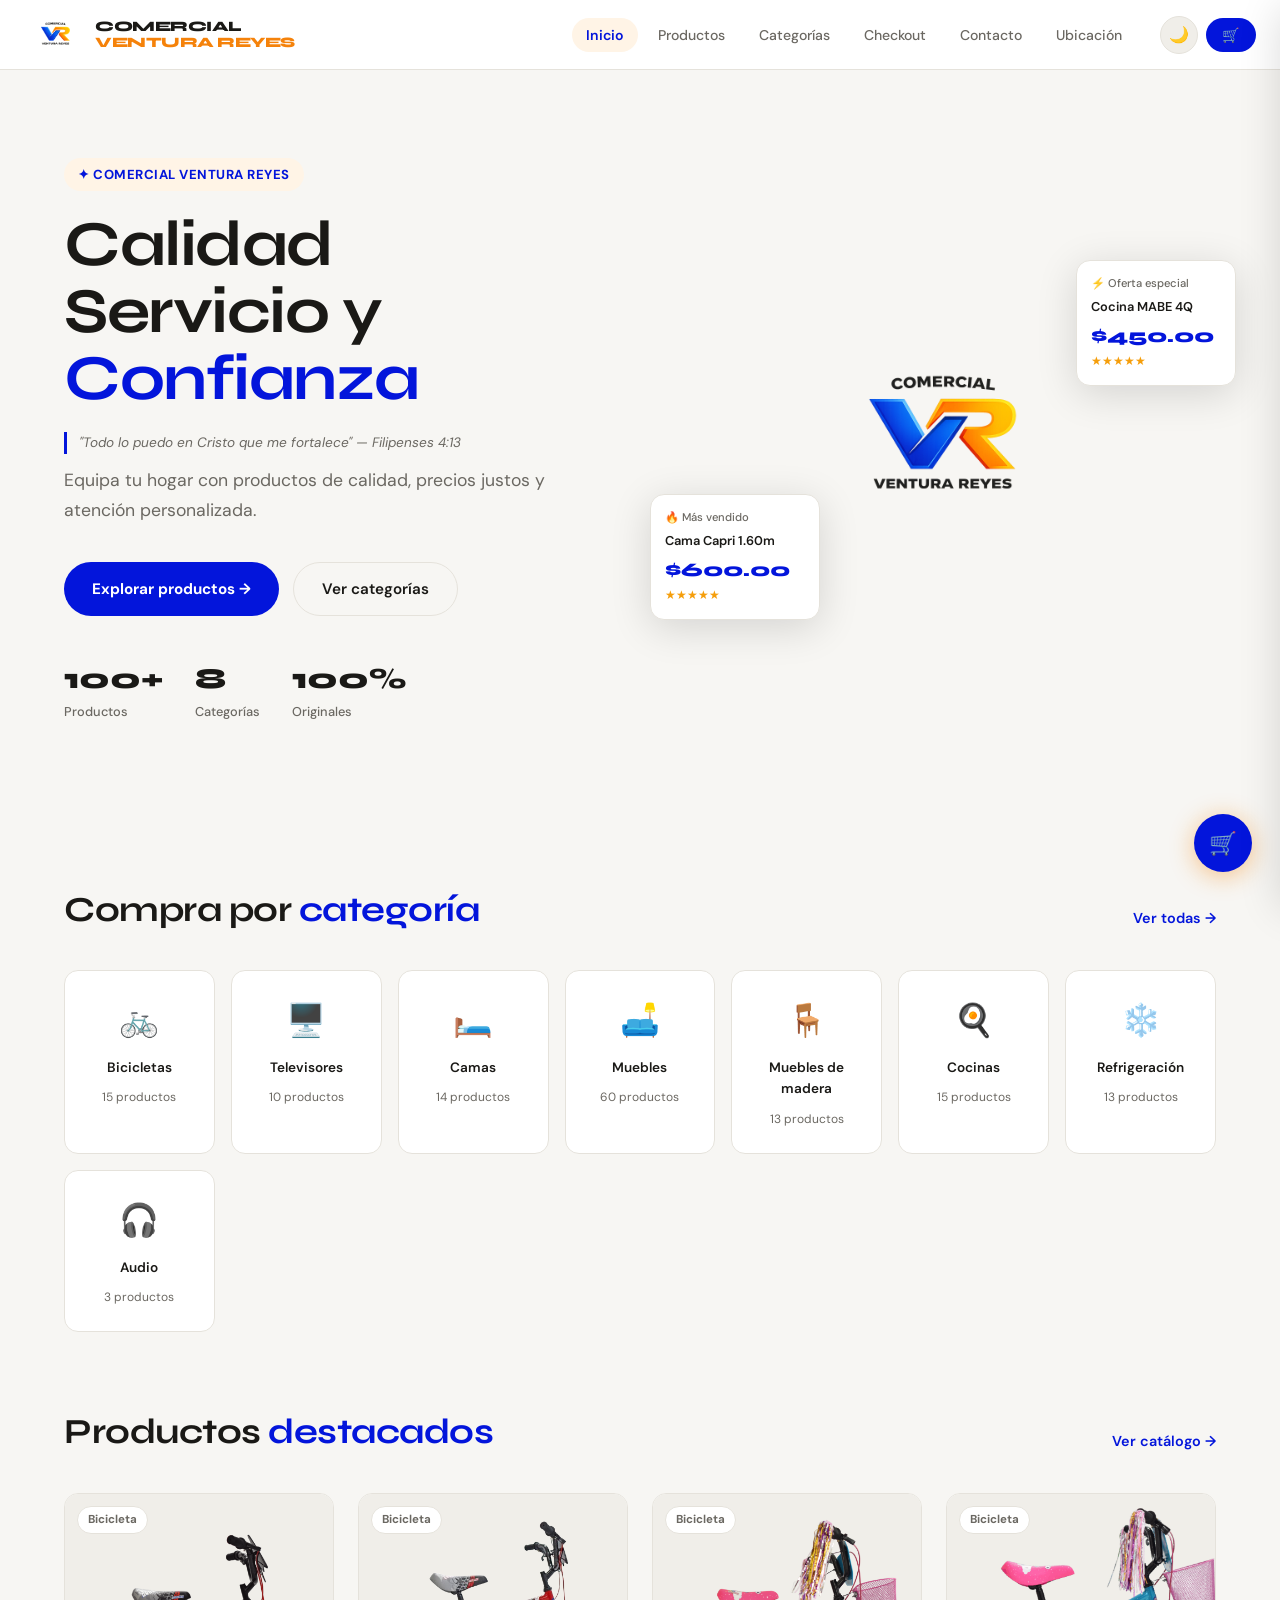
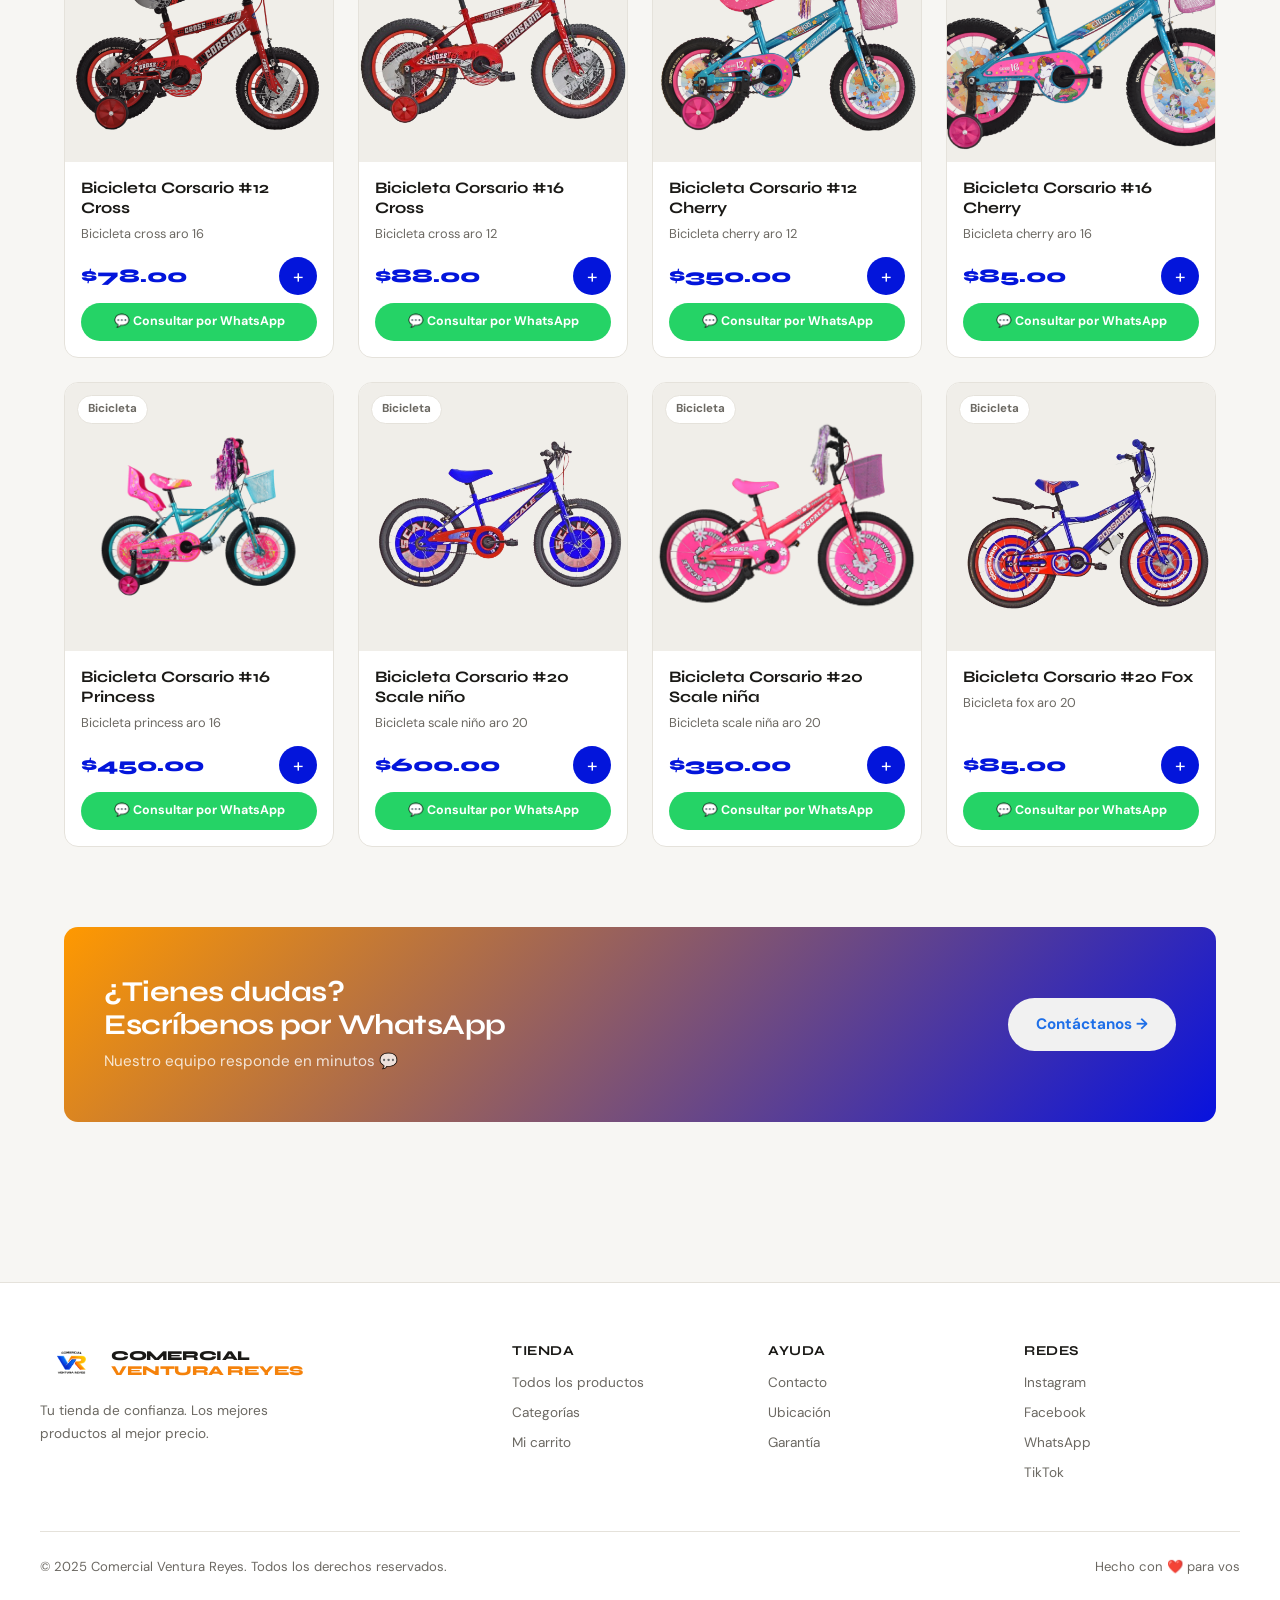
<file: index.html>
<!DOCTYPE html>
<html lang="es">
<head>
  <meta charset="UTF-8">
  <meta name="viewport" content="width=device-width, initial-scale=1.0">
  <title>Comercial Ventura Reyes — Tecnología Premium</title>
  <link rel="stylesheet" href="styles.css">
  <style>
    .btn-wa-card {
      display: flex; align-items: center; justify-content: center; gap: 6px;
      width: 100%; padding: 9px 12px;
      border-radius: 50px; background: #25D366;
      color: white; font-size: 0.78rem; font-weight: 700;
      border: none; cursor: pointer;
      transition: all 200ms; margin-top: 8px;
      text-decoration: none;
    }
    .btn-wa-card:hover { background: #1ebe5a; transform: translateY(-1px); }
    .product-img-wrap { cursor: pointer; }
    .product-name { cursor: pointer; }
    .product-name:hover { color: var(--accent); }
  </style>
</head>
<body>

<main>

  <!-- ── HERO ── -->
  <section class="hero">
    <div class="hero-content fade-up">
      <div class="hero-badge">✦ Comercial Ventura Reyes</div>
      <h1>Calidad<br>Servicio y <em>Confianza</em></h1>
      <p style="font-size:0.85rem;color:var(--text2);font-style:italic;margin-bottom:12px;border-left:3px solid var(--accent);padding-left:12px;">
        "Todo lo puedo en Cristo que me fortalece" — Filipenses 4:13
      </p>
      <p class="hero-desc">Equipa tu hogar con productos de calidad, precios justos y atención personalizada.</p>
      <div class="hero-ctas">
        <a href="productos.html" class="btn-primary">Explorar productos →</a>
        <a href="categorias.html" class="btn-secondary">Ver categorías</a>
      </div>
      <div class="hero-stats">
        <div class="stat">
          <div class="stat-num">100+</div>
          <div class="stat-label">Productos</div>
        </div>
        <div class="stat">
          <div class="stat-num">8</div>
          <div class="stat-label">Categorías</div>
        </div>
        <div class="stat">
          <div class="stat-num">100%</div>
          <div class="stat-label">Originales</div>
        </div>
      </div>
    </div>
    <div class="hero-visual fade-up fade-up-2">
      <img src="LogoNegro.PNG" alt="Comercial Ventura Reyes" class="hero-img-main logo-claro" style="object-fit:contain;background:transparent;">
      <img src="LogoBlancoo.PNG" alt="Comercial Ventura Reyes" class="hero-img-main logo-oscuro" style="object-fit:contain;background:transparent;">
      <div class="hero-card card-1">
        <div class="hc-label">🔥 Más vendido</div>
        <div class="hc-name">Cama Capri 1.60m</div>
        <div class="hc-price">$600.00</div>
        <div class="hc-stars">★★★★★</div>
      </div>
      <div class="hero-card card-2">
        <div class="hc-label">⚡ Oferta especial</div>
        <div class="hc-name">Cocina MABE 4Q</div>
        <div class="hc-price">$450.00</div>
        <div class="hc-stars">★★★★★</div>
      </div>
    </div>
  </section>

  <!-- ── CATEGORÍAS ── -->
  <section class="section">
    <div class="section-header">
      <h2 class="section-title">Compra por <span>categoría</span></h2>
      <a href="categorias.html" class="section-link">Ver todas →</a>
    </div>
    <div class="cat-grid" id="home-cat-grid"></div>
  </section>

  <!-- ── PRODUCTOS DESTACADOS ── -->
  <section class="section" style="padding-top:0">
    <div class="section-header">
      <h2 class="section-title">Productos <span>destacados</span></h2>
      <a href="productos.html" class="section-link">Ver catálogo →</a>
    </div>
    <div class="product-grid" id="home-product-grid"></div>
  </section>

  <!-- ── BANNER ── -->
  <section class="section" style="padding-top:0">
    <div style="background:linear-gradient(135deg,#ff9900,#0812de);border-radius:var(--radius);padding:48px 40px;display:flex;align-items:center;justify-content:space-between;flex-wrap:wrap;gap:24px;">
      <div>
        <h2 style="font-family:var(--font-head);color:white;font-size:1.8rem;letter-spacing:-0.5px;margin-bottom:8px;">¿Tienes dudas?<br>Escríbenos por WhatsApp</h2>
        <p style="color:rgba(255,255,255,.8);font-size:.95rem;">Nuestro equipo responde en minutos 💬</p>
      </div>
      <a href="contacto.html" style="padding:14px 28px;border-radius:50px;background:rgb(241,241,241);color:#1E6FE8;font-weight:700;font-size:.95rem;transition:all 200ms;white-space:nowrap;" onmouseover="this.style.transform='translateY(-2px)'" onmouseout="this.style.transform=''">Contáctanos →</a>
    </div>
  </section>

</main>

<script src="script.js"></script>
<script src="layout.js"></script>
<script>
  // Renderizar categorías
  const catGrid = document.getElementById("home-cat-grid");
  CATEGORIES.forEach(cat => {
    const count = PRODUCTS.filter(p => p.category === cat.id).length;
    catGrid.innerHTML += `
      <div class="cat-card fade-up" onclick="location.href='productos.html?cat=${cat.id}'">
        <div class="cat-icon">${cat.icon}</div>
        <div class="cat-name">${cat.name}</div>
        <div class="cat-count">${count} productos</div>
      </div>`;
  });

  // Renderizar productos destacados (primeros 8)
  const prodGrid = document.getElementById("home-product-grid");
  PRODUCTS.slice(0, 8).forEach((p, i) => {
    const msgWA = encodeURIComponent(
      `👋 Hola, me interesa:\n\n*${p.name}*\nPrecio: $${p.price.toFixed(2)}\n\n¿Está disponible?`
    );
    prodGrid.innerHTML += `
      <div class="product-card fade-up fade-up-${(i % 4) + 1}">
        <div class="product-img-wrap" onclick="location.href='producto-detalle.html?id=${p.id}'">
          <img src="${p.img}" alt="${p.name}" class="product-img" loading="lazy">
          <span class="product-cat-badge">${p.category}</span>
        </div>
        <div class="product-body">
          <h3 class="product-name" onclick="location.href='producto-detalle.html?id=${p.id}'">${p.name}</h3>
          <p class="product-desc">${p.desc}</p>
          <div class="product-footer">
            <span class="product-price">$${p.price.toFixed(2)}</span>
            ${renderAddButton(p)}
          </div>
          <a href="https://wa.me/${WHATSAPP_NUMBER}?text=${msgWA}"
             target="_blank" class="btn-wa-card">
            💬 Consultar por WhatsApp
          </a>
        </div>
      </div>`;
  });
</script>
</body>
</html>
</file>
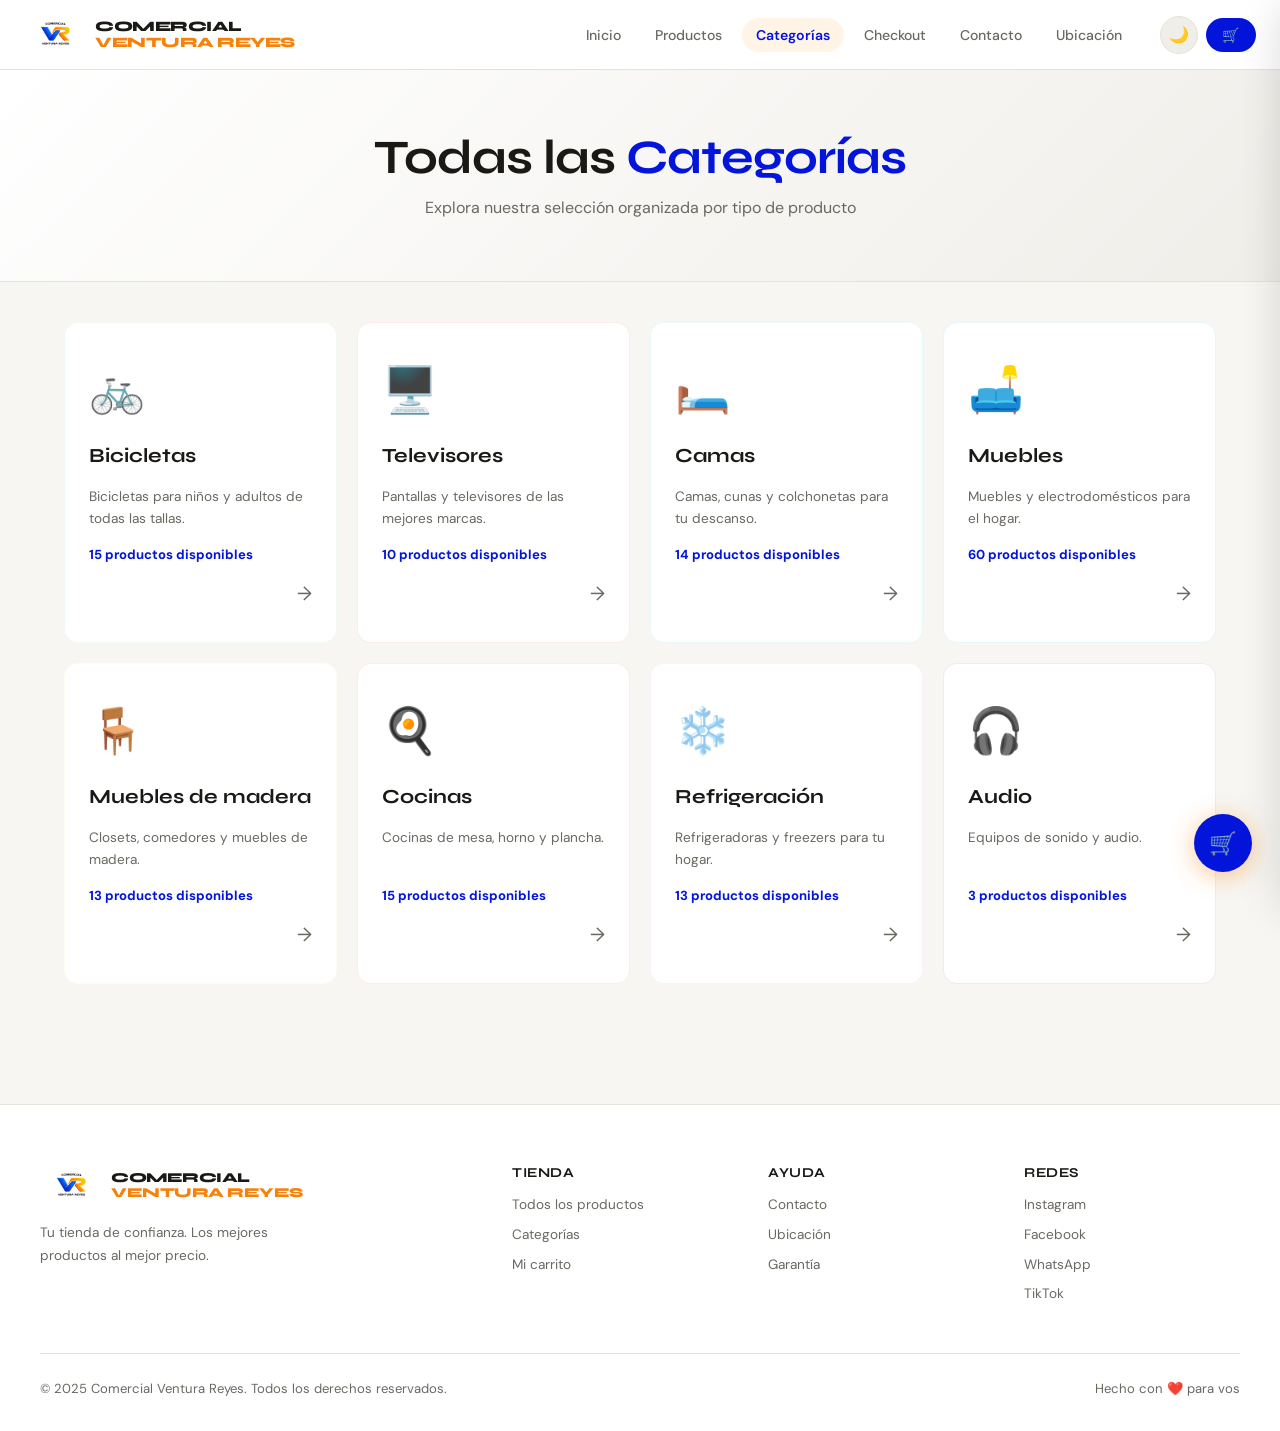
<file: categorias.html>
<!DOCTYPE html>
<html lang="es">
<head>
  <meta charset="UTF-8">
  <meta name="viewport" content="width=device-width, initial-scale=1.0">
  <title>Categorías — Comercial Ventura Reyes</title>
  <link rel="stylesheet" href="styles.css">
</head>
<body>

<main>
  <div class="page-hero">
    <h1>Todas las <span style="color:var(--accent)">Categorías</span></h1>
    <p>Explora nuestra selección organizada por tipo de producto</p>
  </div>

  <div class="cat-full-grid" id="cat-full-grid"></div>
</main>

<script src="script.js"></script>
<script src="layout.js"></script>
<script>
  const CAT_DESCRIPTIONS = {
    "Bicicleta":         "Bicicletas para niños y adultos de todas las tallas.",
    "Televisores":       "Pantallas y televisores de las mejores marcas.",
    "Camas":             "Camas, cunas y colchonetas para tu descanso.",
    "Muebles":           "Muebles y electrodomésticos para el hogar.",
    "Muebles de madera": "Closets, comedores y muebles de madera.",
    "Cocinas":           "Cocinas de mesa, horno y plancha.",
    "Refrigeración":     "Refrigeradoras y freezers para tu hogar.",
    "Audio":             "Equipos de sonido y audio.",
  };

  const grid = document.getElementById("cat-full-grid");
  CATEGORIES.forEach((cat, i) => {
    const count = PRODUCTS.filter(p => p.category === cat.id).length;
    grid.innerHTML += `
      <div class="cat-full-card fade-up" style="animation-delay:${i*0.06}s;border-color:${cat.color}22;"
           onclick="goToCategory('${cat.id}')">
        <div class="cat-full-icon">${cat.icon}</div>
        <div class="cat-full-name">${cat.name}</div>
        <div class="cat-full-desc">${CAT_DESCRIPTIONS[cat.id] || ""}</div>
        <div class="cat-full-count">${count} productos disponibles</div>
        <div class="cat-full-arrow">→</div>
      </div>`;
  });

  function goToCategory(catId) {
    localStorage.setItem("novaSelectedCat", catId);
    location.href = "productos.html?cat=" + catId;
  }
</script>
</body>
</html>
</file>
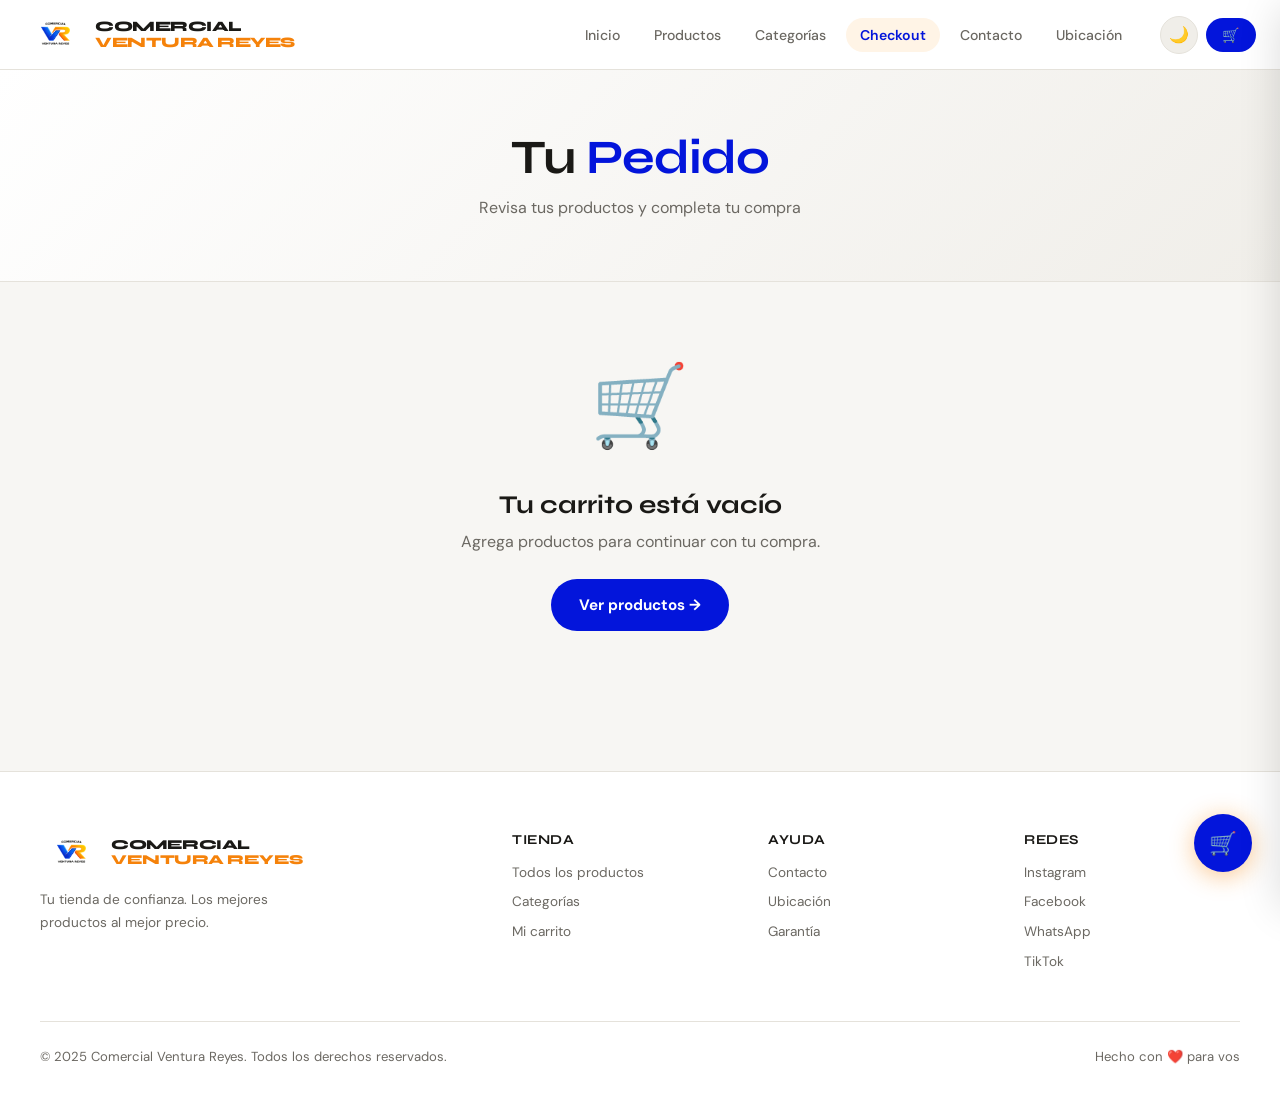
<file: checkout.html>
<!DOCTYPE html>
<html lang="es">
<head>
  <meta charset="UTF-8">
  <meta name="viewport" content="width=device-width, initial-scale=1.0">
  <title>Checkout — Comercial Ventura Reyes</title>
  <link rel="stylesheet" href="styles.css">
</head>
<body>

<main>
  <div class="page-hero">
    <h1>Tu <span style="color:var(--accent)">Pedido</span></h1>
    <p>Revisa tus productos y completa tu compra</p>
  </div>

  <div id="empty-state" class="empty-cart-msg" style="display:none">
    <div class="big-icon">🛒</div>
    <h2>Tu carrito está vacío</h2>
    <p>Agrega productos para continuar con tu compra.</p>
    <a href="productos.html" class="btn-primary" style="display:inline-flex;margin:0 auto">Ver productos →</a>
  </div>

  <div class="checkout-layout" id="checkout-main">
    <div>
      <div class="checkout-card">
        <h2><span>1</span> Productos en tu carrito</h2>
        <div id="checkout-items"></div>
        <div style="display:flex;justify-content:flex-end;margin-top:16px">
          <button onclick="clearCart();renderCheckout()" style="color:var(--text2);font-size:.85rem;padding:8px 14px;border-radius:50px;border:1px solid var(--border);transition:all 200ms;" onmouseover="this.style.color='#FF4444';this.style.borderColor='#FF4444'" onmouseout="this.style.color='';this.style.borderColor=''">
            🗑 Vaciar carrito
          </button>
        </div>
      </div>

      <div class="checkout-card">
        <h2><span>2</span> Datos de entrega</h2>
        <div class="form-group">
          <label class="form-label" for="chk-name">Nombre completo *</label>
          <input type="text" id="chk-name" class="form-input" placeholder="Ej: Carlos Rodríguez" required>
        </div>
        <div class="form-group">
          <label class="form-label" for="chk-phone">Teléfono / WhatsApp *</label>
          <input type="tel" id="chk-phone" class="form-input" placeholder="Ej: +503 7123 4567" required>
        </div>
        <div class="form-group">
          <label class="form-label" for="chk-address">Dirección de entrega *</label>
          <input type="text" id="chk-address" class="form-input" placeholder="Calle, número, colonia, ciudad" required>
        </div>
        <div class="form-group">
          <label class="form-label" for="chk-notes">Notas adicionales (opcional)</label>
          <input type="text" id="chk-notes" class="form-input" placeholder="Indicaciones especiales...">
        </div>
        <div id="chk-error" style="color:#FF4444;font-size:.85rem;margin-top:8px;display:none">
          Por favor completa todos los campos requeridos.
        </div>
      </div>
    </div>

    <div class="order-summary-sticky">
      <div class="checkout-card">
        <h2><span>3</span> Resumen del pedido</h2>
        <div id="order-summary-items"></div>
        <div class="divider"></div>
        <div class="total-row"><span>Subtotal</span><span id="subtotal">$0.00</span></div>
        <div class="total-row"><span>Envío</span><span style="color:var(--green);font-weight:700">Gratis</span></div>
        <div class="total-row final"><span>Total</span><span id="order-total">$0.00</span></div>
        <button class="btn-confirm" id="btn-confirm" onclick="confirmOrder()">
          <span>💬</span> Pedir por WhatsApp
        </button>
        <p style="font-size:.75rem;color:var(--text2);text-align:center;margin-top:12px;">
          Serás redirigido a WhatsApp para confirmar tu pedido.
        </p>
      </div>
    </div>
  </div>
</main>

<script src="script.js"></script>
<script src="layout.js"></script>
<script>
  function renderCheckout() {
    const cart = getCart();
    const checkoutMain = document.getElementById("checkout-main");
    const emptyState   = document.getElementById("empty-state");

    if (cart.length === 0) {
      checkoutMain.style.display = "none";
      emptyState.style.display   = "block";
      return;
    }
    checkoutMain.style.display = "grid";
    emptyState.style.display   = "none";

    document.getElementById("checkout-items").innerHTML = cart.map(item => `
      <div class="order-item">
        <img src="${item.img}" alt="${item.name}" class="order-item-img">
        <div class="order-item-info">
          <div class="order-item-name">${item.name}</div>
          <div class="order-item-detail">$${item.price.toFixed(2)} c/u</div>
          <div style="display:flex;align-items:center;gap:8px;margin-top:8px">
            <button onclick="changeQty(${item.id},-1);renderCheckout()" style="width:26px;height:26px;border-radius:50%;background:var(--border);border:none;cursor:pointer;font-size:1rem;display:flex;align-items:center;justify-content:center;transition:all 200ms;" onmouseover="this.style.background='var(--accent)';this.style.color='white'" onmouseout="this.style.background='';this.style.color=''">−</button>
            <span style="font-weight:700;min-width:20px;text-align:center">${item.qty}</span>
            <button onclick="changeQty(${item.id},1);renderCheckout()" style="width:26px;height:26px;border-radius:50%;background:var(--border);border:none;cursor:pointer;font-size:1rem;display:flex;align-items:center;justify-content:center;transition:all 200ms;" onmouseover="this.style.background='var(--accent)';this.style.color='white'" onmouseout="this.style.background='';this.style.color=''">+</button>
          </div>
        </div>
        <div class="order-item-price">$${(item.price * item.qty).toFixed(2)}</div>
      </div>`).join("");

    document.getElementById("order-summary-items").innerHTML = cart.map(item => `
      <div class="order-item">
        <img src="${item.img}" alt="${item.name}" class="order-item-img">
        <div class="order-item-info">
          <div class="order-item-name">${item.name}</div>
          <div class="order-item-detail">Cantidad: ${item.qty}</div>
        </div>
        <div class="order-item-price">$${(item.price * item.qty).toFixed(2)}</div>
      </div>`).join("");

    const total = getCartTotal();
    document.getElementById("subtotal").textContent    = `$${total.toFixed(2)}`;
    document.getElementById("order-total").textContent = `$${total.toFixed(2)}`;
  }

  function confirmOrder() {
    const name    = document.getElementById("chk-name").value.trim();
    const phone   = document.getElementById("chk-phone").value.trim();
    const address = document.getElementById("chk-address").value.trim();
    const notes   = document.getElementById("chk-notes").value.trim();
    const errEl   = document.getElementById("chk-error");

    if (!name || !phone || !address) {
      errEl.style.display = "block";
      document.getElementById("chk-name").scrollIntoView({ behavior: "smooth", block: "center" });
      return;
    }
    errEl.style.display = "none";

    const cart      = getCart();
    const itemsText = cart.map(i => `  • ${i.name} x${i.qty} = $${(i.price * i.qty).toFixed(2)}`).join("\n");
    const total     = getCartTotal().toFixed(2);

    const msg = `🛒 *Nuevo Pedido — Comercial Ventura Reyes*\n\n` +
      `👤 *Nombre:* ${name}\n` +
      `📞 *Teléfono:* ${phone}\n` +
      `📍 *Dirección:* ${address}\n` +
      (notes ? `📝 *Notas:* ${notes}\n` : "") +
      `\n*Productos:*\n${itemsText}\n\n` +
      `💰 *Total: $${total}*\n\n` +
      `_Pedido realizado desde Comercial Ventura Reyes_`;

    const url = `https://wa.me/${WHATSAPP_NUMBER}?text=${encodeURIComponent(msg)}`;
    clearCart();
    updateCartBadge();
    renderCartPanel();
    window.open(url, "_blank");
    setTimeout(() => renderCheckout(), 300);
  }

  renderCheckout();
</script>
</body>
</html>
</file>
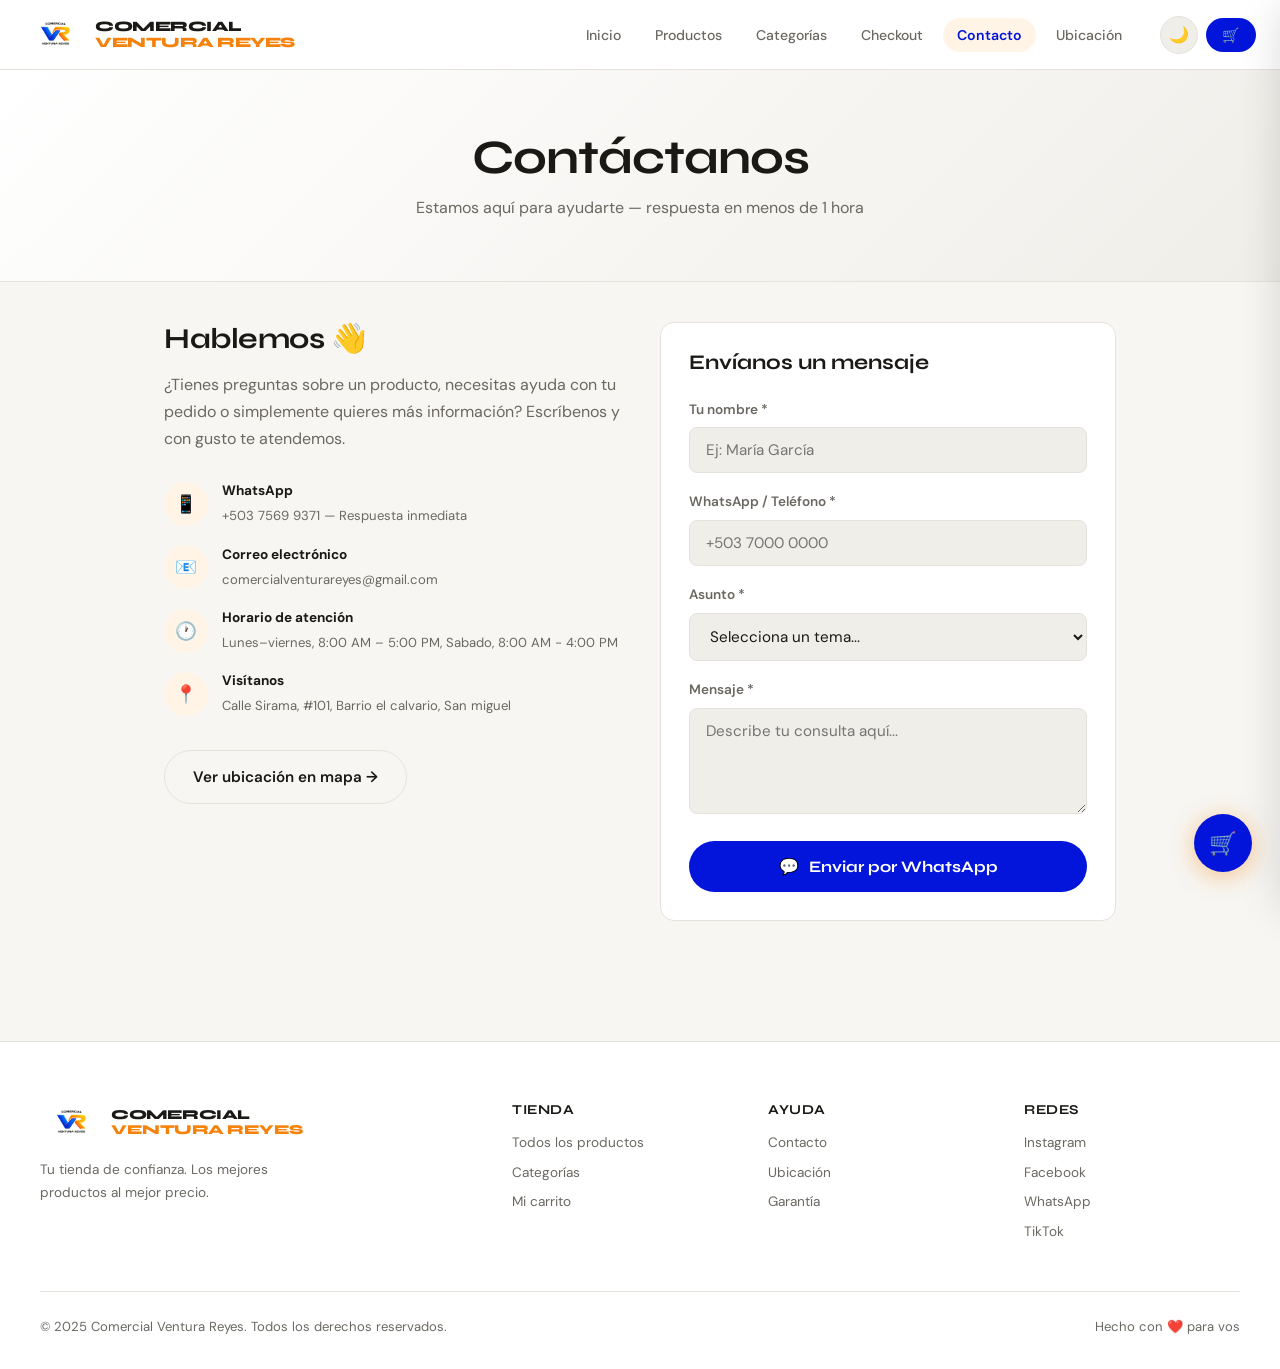
<file: contacto.html>
<!DOCTYPE html>
<html lang="es">
<head>
  <meta charset="UTF-8">
  <meta name="viewport" content="width=device-width, initial-scale=1.0">
  <title>Contacto — Comercial Ventura Reyes</title>
  <link rel="stylesheet" href="styles.css">
</head>
<body>

<main>
  <div class="page-hero">
    <h1>Contáctanos</h1>
    <p>Estamos aquí para ayudarte — respuesta en menos de 1 hora</p>
  </div>

  <div class="contact-layout">
    <div class="contact-info fade-up">
      <h2>Hablemos 👋</h2>
      <p>¿Tienes preguntas sobre un producto, necesitas ayuda con tu pedido o simplemente quieres más información? Escríbenos y con gusto te atendemos.</p>

      <div class="contact-item">
        <div class="contact-icon">📱</div>
        <div class="contact-item-text">
          <strong>WhatsApp</strong>
          <span>+503 7569 9371 — Respuesta inmediata</span>
        </div>
      </div>
      <div class="contact-item">
        <div class="contact-icon">📧</div>
        <div class="contact-item-text">
          <strong>Correo electrónico</strong>
          <span>comercialventurareyes@gmail.com</span>
        </div>
      </div>
      <div class="contact-item">
        <div class="contact-icon">🕐</div>
        <div class="contact-item-text">
          <strong>Horario de atención</strong>
          <span>Lunes–viernes, 8:00 AM – 5:00 PM, Sabado, 8:00 AM - 4:00 PM</span>
        </div>
      </div>
      <div class="contact-item">
        <div class="contact-icon">📍</div>
        <div class="contact-item-text">
          <strong>Visítanos</strong>
          <span>Calle Sirama, #101, Barrio el calvario, San miguel</span>
        </div>
      </div>

      <div style="margin-top:32px">
        <a href="ubicacion.html" class="btn-secondary" style="display:inline-flex">Ver ubicación en mapa →</a>
      </div>
    </div>

    <div class="checkout-card fade-up fade-up-2" style="margin-bottom:0">
      <h2 style="font-family:var(--font-head);font-size:1.3rem;margin-bottom:24px">Envíanos un mensaje</h2>

      <div class="form-group">
        <label class="form-label" for="con-name">Tu nombre *</label>
        <input type="text" id="con-name" class="form-input" placeholder="Ej: María García">
      </div>
      <div class="form-group">
        <label class="form-label" for="con-phone">WhatsApp / Teléfono *</label>
        <input type="tel" id="con-phone" class="form-input" placeholder="+503 7000 0000">
      </div>
      <div class="form-group">
        <label class="form-label" for="con-subject">Asunto *</label>
        <select id="con-subject" class="form-input filter-select" style="border-radius:var(--radius-sm);padding:12px 16px">
          <option value="">Selecciona un tema...</option>
          <option>Consulta sobre un producto</option>
          <option>Estado de mi pedido</option>
          <option>Garantía y devoluciones</option>
          <option>Otro</option>
        </select>
      </div>
      <div class="form-group">
        <label class="form-label" for="con-msg">Mensaje *</label>
        <textarea id="con-msg" class="form-input" rows="4" placeholder="Describe tu consulta aquí..."></textarea>
      </div>

      <div id="con-error" style="color:#FF4444;font-size:.85rem;margin-bottom:8px;display:none">
        Por favor completa todos los campos.
      </div>

      <button class="btn-confirm" onclick="sendContact()">
        <span>💬</span> Enviar por WhatsApp
      </button>

      <div class="form-success" id="con-success">
        ✓ ¡Mensaje enviado! Redirigiendo a WhatsApp...
      </div>
    </div>
  </div>
</main>

<script src="script.js"></script>
<script src="layout.js"></script>
<script>
  function sendContact() {
    const name    = document.getElementById("con-name").value.trim();
    const phone   = document.getElementById("con-phone").value.trim();
    const subject = document.getElementById("con-subject").value;
    const msg     = document.getElementById("con-msg").value.trim();
    const errEl   = document.getElementById("con-error");

    if (!name || !phone || !subject || !msg) {
      errEl.style.display = "block";
      return;
    }
    errEl.style.display = "none";

    const text = `👋 *Contacto desde Comercial Ventura Reyes*\n\n` +
      `👤 *Nombre:* ${name}\n` +
      `📞 *Teléfono:* ${phone}\n` +
      `📌 *Asunto:* ${subject}\n\n` +
      `💬 *Mensaje:*\n${msg}\n\n` +
      `_Enviado desde Comercial Ventura Reyes_`;

    const successEl = document.getElementById("con-success");
    successEl.classList.add("show");

    setTimeout(() => {
      window.open(`https://wa.me/${WHATSAPP_NUMBER}?text=${encodeURIComponent(text)}`, "_blank");
      ["con-name","con-phone","con-msg"].forEach(id => document.getElementById(id).value = "");
      document.getElementById("con-subject").value = "";
      setTimeout(() => successEl.classList.remove("show"), 3000);
    }, 600);
  }
</script>
</body>
</html>
</file>
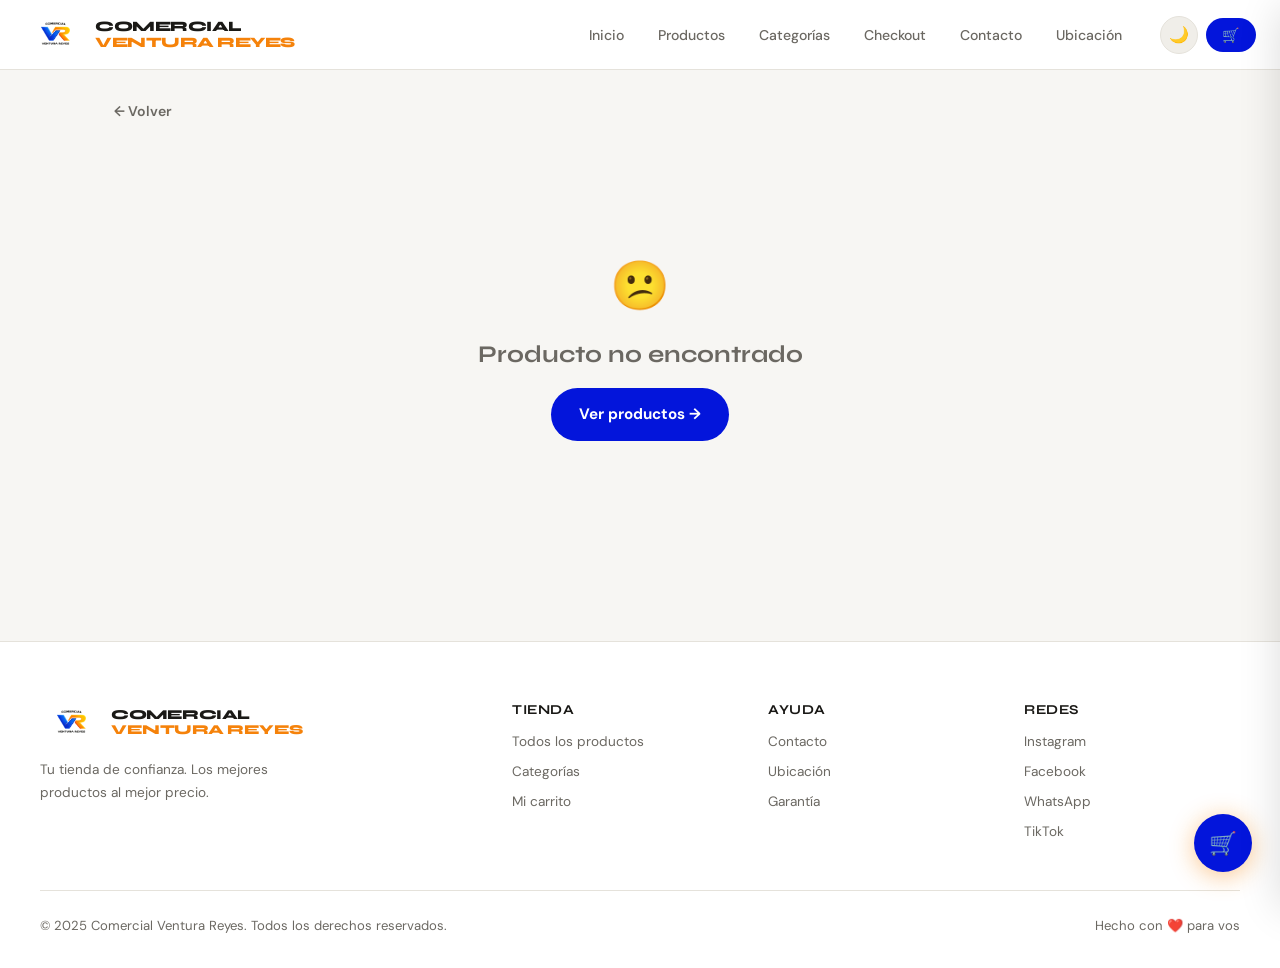
<file: producto-detalle.html>
<!DOCTYPE html>
<html lang="es">
<head>
  <meta charset="UTF-8">
  <meta name="viewport" content="width=device-width, initial-scale=1.0">
  <title>Detalle — Comercial Ventura Reyes</title>
  <link rel="stylesheet" href="styles.css">
  <style>
    .detalle-layout {
      max-width: 1100px;
      margin: 0 auto;
      padding: 40px 24px;
      display: grid;
      grid-template-columns: 1fr 1fr;
      gap: 48px;
      align-items: start;
    }
    .detalle-img-wrap {
      position: relative;
      background: var(--surface2);
      border-radius: var(--radius);
      overflow: hidden;
      aspect-ratio: 1;
      border: 1.5px solid var(--border);
    }
    .detalle-img {
      width: 100%; height: 100%;
      object-fit: contain;
      padding: 24px;
      transition: transform 400ms ease;
    }
    .detalle-img:hover { transform: scale(1.04); }

    .detalle-info { display: flex; flex-direction: column; gap: 16px; }
    .detalle-cat {
      display: inline-flex; align-items: center;
      padding: 4px 12px;
      background: var(--accent-bg);
      color: var(--accent);
      border-radius: 50px;
      font-size: 0.78rem;
      font-weight: 700;
      width: fit-content;
    }
    .detalle-name {
      font-family: var(--font-head);
      font-size: clamp(1.6rem, 3vw, 2.2rem);
      font-weight: 800;
      letter-spacing: -0.5px;
      line-height: 1.15;
    }
    .detalle-price {
      font-family: var(--font-head);
      font-size: 2rem;
      font-weight: 800;
      color: var(--accent);
    }
    .detalle-desc {
      font-size: 0.95rem;
      color: var(--text2);
      line-height: 1.8;
      border-top: 1px solid var(--border);
      padding-top: 16px;
    }

    .variantes-wrap { display: flex; flex-wrap: wrap; gap: 8px; }
    .variante-btn {
      padding: 6px 14px;
      border-radius: 50px;
      border: 1.5px solid var(--border);
      background: var(--surface2);
      color: var(--text);
      font-size: 0.82rem;
      font-weight: 600;
      cursor: pointer;
      transition: all 200ms;
    }
    .variante-btn:hover { border-color: var(--accent); color: var(--accent); }
    .variante-btn.active { background: var(--accent); color: white; border-color: var(--accent); }

    /* Variante sin existencia: gris y tachada */
    .variante-btn.variante-no-disponible {
      background: var(--surface2);
      color: var(--text2);
      text-decoration: line-through;
      opacity: 0.55;
      cursor: not-allowed;
      border-color: var(--border);
    }
    .variante-btn.variante-no-disponible:hover {
      border-color: var(--border);
      color: var(--text2);
    }

    .detalle-actions { display: flex; flex-direction: column; gap: 12px; margin-top: 8px; }
    .btn-wa-detalle {
      display: flex; align-items: center; justify-content: center; gap: 10px;
      padding: 14px 24px;
      border-radius: 50px;
      background: #25D366;
      color: white;
      font-family: var(--font-head);
      font-weight: 700;
      font-size: 1rem;
      transition: all 200ms;
      text-decoration: none;
    }
    .btn-wa-detalle:hover { background: #1ebe5a; transform: translateY(-2px); box-shadow: 0 6px 24px rgba(37,211,102,.4); }
    .btn-carrito-detalle {
      display: flex; align-items: center; justify-content: center; gap: 10px;
      padding: 14px 24px;
      border-radius: 50px;
      background: var(--accent);
      color: white;
      font-family: var(--font-head);
      font-weight: 700;
      font-size: 1rem;
      border: none;
      cursor: pointer;
      transition: all 200ms;
    }
    .btn-carrito-detalle:hover { background: var(--accent2); transform: translateY(-2px); box-shadow: 0 6px 24px rgba(245,130,10,.4); }
    .sin-existencia-badge {
      display: inline-flex; align-items: center; gap: 6px;
      padding: 8px 16px;
      background: #FF44441A;
      color: #FF4444;
      border-radius: 50px;
      font-weight: 700;
      font-size: 0.85rem;
    }
    .back-btn {
      display: inline-flex; align-items: center; gap: 6px;
      color: var(--text2);
      font-size: 0.88rem;
      font-weight: 600;
      padding: 8px 0;
      transition: color 200ms;
      cursor: pointer;
      background: none;
      border: none;
    }
    .back-btn:hover { color: var(--accent); }

    @media (max-width: 700px) {
      .detalle-layout { grid-template-columns: 1fr; gap: 24px; padding: 24px 16px; }
    }
  </style>
</head>
<body>

<main>
  <div style="max-width:1100px;margin:0 auto;padding:24px 24px 0;">
    <button class="back-btn" id="back-btn">← Volver</button>
  </div>

  <div class="detalle-layout" id="detalle-layout">
    <div style="text-align:center;padding:80px;color:var(--text2)">Cargando...</div>
  </div>
</main>

<script src="script.js"></script>
<script src="layout.js"></script>
<script>
  const params  = new URLSearchParams(location.search);
  const prodId  = parseInt(params.get("id"));
  const product = PRODUCTS.find(p => p.id === prodId);

  if (!product) {
    document.getElementById("back-btn").addEventListener("click", () => location.href = "productos.html");
    document.getElementById("detalle-layout").innerHTML = `
      <div style="grid-column:1/-1;text-align:center;padding:80px 24px;color:var(--text2)">
        <p style="font-size:3rem;margin-bottom:16px">😕</p>
        <h2>Producto no encontrado</h2>
        <a href="productos.html" class="btn-primary" style="display:inline-flex;margin-top:20px">Ver productos →</a>
      </div>`;
  } else {
    document.title = `${product.name} — Comercial Ventura Reyes`;

    // El botón "Volver" regresa a la misma categoría del producto
    document.getElementById("back-btn").addEventListener("click", () => {
      location.href = "productos.html?cat=" + encodeURIComponent(product.category);
    });

    const variantesHTML = product.variantes && product.variantes.length > 0
      ? `<div>
          <p style="font-size:0.82rem;font-weight:700;color:var(--text2);margin-bottom:8px;text-transform:uppercase;letter-spacing:0.5px;">Color / Modelo</p>
          ${renderVariantButtons(product, "cambiarVariante")}
        </div>`
      : "";

    const accionHTML = product.disponible
      ? `<button class="btn-carrito-detalle" onclick="addToCart(${product.id})">🛒 Agregar al carrito</button>`
      : `<div class="sin-existencia-badge">❌ Sin existencia por el momento</div>`;

    const msgWA = encodeURIComponent(
      `👋 Hola, me interesa el producto:\n\n*${product.name}*\nPrecio: $${product.price.toFixed(2)}\n\n¿Está disponible?`
    );

    document.getElementById("detalle-layout").innerHTML = `
      <div class="detalle-img-wrap">
        <img id="detalle-img-main" src="${product.img}" alt="${product.name}" class="detalle-img">
      </div>
      <div class="detalle-info">
        <span class="detalle-cat">${product.category}</span>
        <h1 class="detalle-name">${product.name}</h1>
        <div class="detalle-price">$${product.price.toFixed(2)}</div>
        <p class="detalle-desc">${product.desc}</p>
        ${variantesHTML}
        <div class="detalle-actions">
          ${accionHTML}
          <a href="https://wa.me/${WHATSAPP_NUMBER}?text=${msgWA}"
             target="_blank" class="btn-wa-detalle">
            💬 Consultar por WhatsApp
          </a>
        </div>
      </div>`;
  }

  // Cambia la imagen al elegir una variante DISPONIBLE (definida en script.js usa esta como callback)
  function cambiarVariante(productId, img, btn) {
    document.getElementById("detalle-img-main").src = img;
    document.querySelectorAll(".variante-btn").forEach(b => b.classList.remove("active"));
    btn.classList.add("active");
  }
</script>
</body>
</html>
</file>
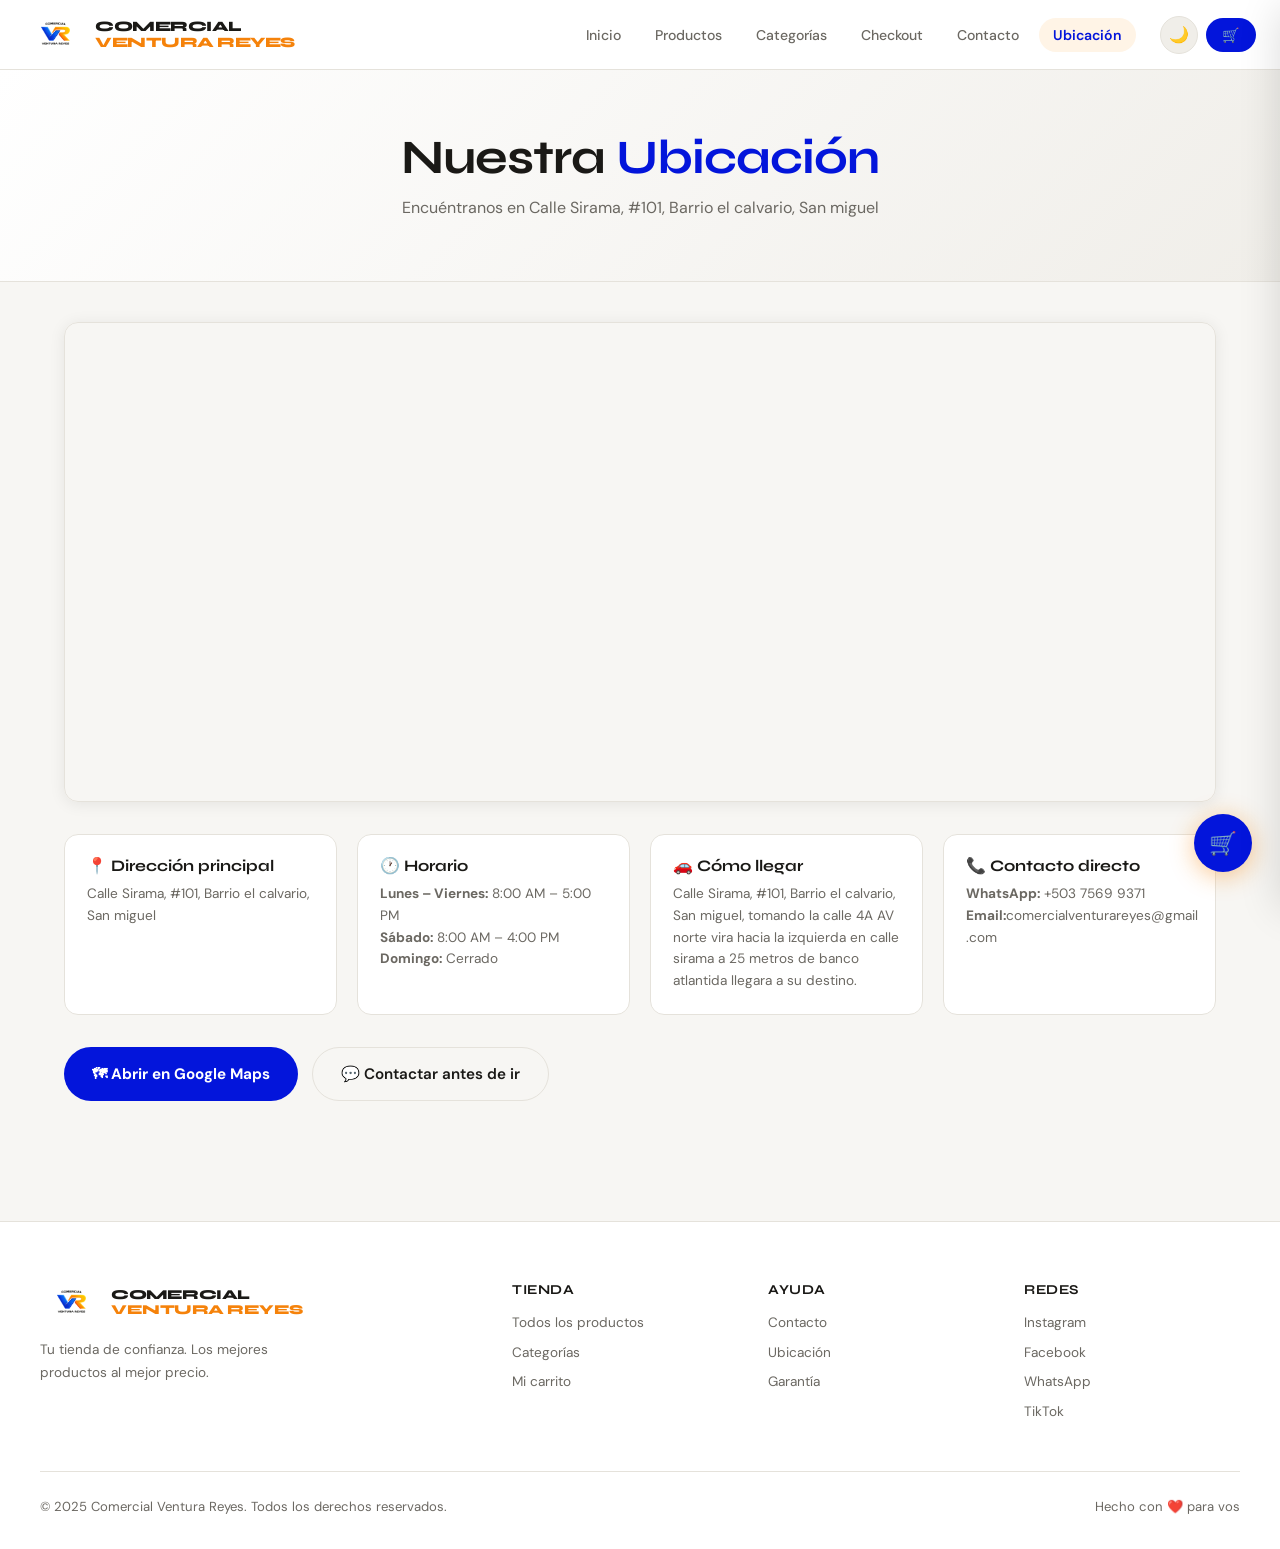
<file: ubicacion.html>
<!DOCTYPE html>
<html lang="es">
<head>
  <meta charset="UTF-8">
  <meta name="viewport" content="width=device-width, initial-scale=1.0">
  <title>Ubicación — Comercial Ventura Reyes</title>
  <link rel="stylesheet" href="styles.css">
</head>
<body>

<main>
  <div class="page-hero">
    <h1>Nuestra <span style="color:var(--accent)">Ubicación</span></h1>
    <p>Encuéntranos en Calle Sirama, #101, Barrio el calvario, San miguel</p>
  </div>

  <div class="map-wrapper">
    <div class="map-container fade-up">
      <iframe src="https://www.google.com/maps/embed?pb=!1m18!1m12!1m3!1d2083.1313758269052!2d-88.17569835066453!3d13.481843746222577!2m3!1f0!2f0!3f0!3m2!1i1024!2i768!4f13.1!3m3!1m2!1s0x8f7b2bb65b8dc6cf%3A0x606cf5e0d0bb7283!2sComercial%20Ventura%20Reyes!5e0!3m2!1ses!2ssv!4v1778561548197!5m2!1ses!2ssv" width="600" height="450" style="border:0;" allowfullscreen="" loading="lazy" referrerpolicy="no-referrer-when-downgrade"></iframe>
    </div>

    <div class="location-cards">
      <div class="location-card fade-up fade-up-1">
        <h3>📍 Dirección principal</h3>
        <p>Calle Sirama, #101, Barrio el calvario, San miguel</p>
      </div>
      <div class="location-card fade-up fade-up-2">
        <h3>🕐 Horario</h3>
        <p>
          <strong>Lunes – Viernes:</strong> 8:00 AM – 5:00 PM<br>
          <strong>Sábado:</strong> 8:00 AM – 4:00 PM<br>
          <strong>Domingo:</strong> Cerrado
        </p>
      </div>
      <div class="location-card fade-up fade-up-3">
        <h3>🚗 Cómo llegar</h3>
        <p>Calle Sirama, #101, Barrio el calvario, San miguel, tomando la calle 4A AV norte vira hacia la izquierda en calle sirama a 25 metros de banco atlantida llegara a su destino.</p>
      </div>
      <div class="location-card fade-up fade-up-4">
        <h3>📞 Contacto directo</h3>
        <p>
          <strong>WhatsApp:</strong> +503 7569 9371<br>
          <strong>Email:</strong>comercialventurareyes@gmail
          .com
        </p>
      </div>
    </div>

    <div style="display:flex;gap:14px;flex-wrap:wrap;margin-top:32px">
      <a href="https://maps.app.goo.gl/46C2HVUbd998iPGV9" target="_blank" class="btn-primary" style="display:inline-flex">
        🗺 Abrir en Google Maps
      </a>
      <a href="contacto.html" class="btn-secondary" style="display:inline-flex">
        💬 Contactar antes de ir
      </a>
    </div>
  </div>
</main>

<script src="script.js"></script>
<script src="layout.js"></script>
</body>
</html>
</file>
<file: styles.css>
/* ─────────────────────────────────────────────
   COMERCIAL VENTURA REYES — styles.css
   ───────────────────────────────────────────── */

@import url('https://fonts.googleapis.com/css2?family=Syne:wght@400;600;700;800&family=DM+Sans:ital,opsz,wght@0,9..40,300;0,9..40,400;0,9..40,500;1,9..40,400&display=swap');

:root {
  --bg:        #F7F6F3;
  --surface:   #FFFFFF;
  --surface2:  #F0EEE9;
  --border:    #E5E2DB;
  --text:      #1A1916;
  --text2:     #6B6862;
  --accent:    #0315db;
  --accent2:   #E86E00;
  --accent-bg: #FFF4E6;
  --green:     #2A9D5C;
  --shadow:    0 2px 16px rgba(0,0,0,.08);
  --shadow-lg: 0 8px 40px rgba(0,0,0,.14);
  --radius:    14px;
  --radius-sm: 8px;
  --transition: 200ms cubic-bezier(.4,0,.2,1);
  --font-head: 'Syne', sans-serif;
  --font-body: 'DM Sans', sans-serif;
  --nav-h: 70px;
}

[data-theme="dark"] {
  --bg:        #0F0E0C;
  --surface:   #1C1B18;
  --surface2:  #252420;
  --border:    #2E2D29;
  --text:      #F2EFE8;
  --text2:     #9B9892;
  --accent:    #F59320;
  --accent2:   #FFAA44;
  --accent-bg: #2A1A00;
  --shadow:    0 2px 16px rgba(0,0,0,.3);
  --shadow-lg: 0 8px 40px rgba(0,0,0,.5);
}

*, *::before, *::after { box-sizing: border-box; margin: 0; padding: 0; }
html { scroll-behavior: smooth; }
body { font-family: var(--font-body); background: var(--bg); color: var(--text); min-height: 100vh; line-height: 1.6; transition: background var(--transition), color var(--transition); }
img { display: block; max-width: 100%; }
a { color: inherit; text-decoration: none; }
button { font-family: inherit; cursor: pointer; border: none; background: none; }
ul { list-style: none; }
h1,h2,h3,h4 { font-family: var(--font-head); font-weight: 700; line-height: 1.15; }

/* ── NAVIGATION ── */
.navbar {
  position: sticky; top: 0; z-index: 100;
  height: var(--nav-h);
  background: var(--surface);
  border-bottom: 1px solid var(--border);
  backdrop-filter: blur(12px);
  display: flex; align-items: center;
  padding: 0 24px; gap: 24px;
  transition: background var(--transition);
}
.nav-logo { font-family: var(--font-head); font-size: 1.5rem; font-weight: 800; color: #1E6FE8; letter-spacing: -0.5px; margin-right: auto; white-space: nowrap; }
.nav-logo span { color: var(--text); }
.nav-links { display: flex; gap: 6px; align-items: center; }
.nav-link { padding: 8px 14px; border-radius: 50px; font-size: 0.88rem; font-weight: 500; color: var(--text2); transition: all var(--transition); white-space: nowrap; }
.nav-link:hover { background: var(--surface2); color: var(--text); }
.nav-link.active { background: var(--accent-bg); color: var(--accent); font-weight: 600; }
.nav-actions { display: flex; gap: 8px; align-items: center; }
.dark-toggle, .nav-icon-btn { width: 38px; height: 38px; border-radius: 50%; background: var(--surface2); border: 1px solid var(--border); font-size: 1rem; display: flex; align-items: center; justify-content: center; transition: all var(--transition); color: var(--text); }
.dark-toggle:hover, .nav-icon-btn:hover { background: var(--accent-bg); border-color: var(--accent); transform: scale(1.08); }
.cart-btn-nav { position: relative; display: flex; align-items: center; gap: 8px; padding: 8px 16px; border-radius: 50px; background: var(--accent); color: white; font-weight: 600; font-size: 0.88rem; transition: all var(--transition); }
.cart-btn-nav:hover { background: var(--accent2); transform: translateY(-1px); box-shadow: 0 4px 16px rgba(245,130,10,.35); }
.cart-badge { display: flex; align-items: center; justify-content: center; background: white; color: var(--accent); width: 20px; height: 20px; border-radius: 50%; font-size: 0.7rem; font-weight: 800; line-height: 1; }
.hamburger { display: none; width: 38px; height: 38px; border-radius: var(--radius-sm); background: var(--surface2); border: 1px solid var(--border); align-items: center; justify-content: center; font-size: 1.2rem; }

/* ── CART PANEL ── */
#cart-overlay { display: none; position: fixed; inset: 0; background: rgba(0,0,0,.45); z-index: 200; opacity: 0; transition: opacity 300ms; }
#cart-overlay.open { display: block; opacity: 1; }
#cart-panel { position: fixed; top: 0; right: 0; width: min(420px, 95vw); height: 100vh; background: var(--surface); z-index: 201; display: flex; flex-direction: column; transform: translateX(100%); transition: transform 350ms cubic-bezier(.4,0,.2,1); box-shadow: var(--shadow-lg); }
#cart-panel.open { transform: translateX(0); }
.cart-header { padding: 20px 24px; border-bottom: 1px solid var(--border); display: flex; align-items: center; justify-content: space-between; }
.cart-header h3 { font-family: var(--font-head); font-size: 1.2rem; }
#cart-close { color: var(--text2); font-size: 1.4rem; padding: 4px; border-radius: 6px; transition: all var(--transition); }
#cart-close:hover { background: var(--surface2); color: var(--text); }
.cart-body { flex: 1; overflow-y: auto; padding: 16px 24px; display: flex; flex-direction: column; gap: 14px; }
.cart-empty { display: flex; flex-direction: column; align-items: center; justify-content: center; height: 200px; gap: 12px; color: var(--text2); }
.cart-empty span { font-size: 3rem; }
.cart-empty p { font-size: 1rem; }
.cart-item { display: flex; gap: 12px; padding: 12px; background: var(--surface2); border-radius: var(--radius-sm); position: relative; transition: all var(--transition); animation: slideIn .2s ease; }
.cart-item-img { width: 64px; height: 64px; object-fit: cover; border-radius: 8px; flex-shrink: 0; }
.cart-item-info { flex: 1; min-width: 0; }
.cart-item-name { font-size: 0.88rem; font-weight: 600; white-space: nowrap; overflow: hidden; text-overflow: ellipsis; }
.cart-item-price { font-size: 0.9rem; color: var(--accent); font-weight: 700; margin: 2px 0 8px; }
.cart-item-qty { display: flex; align-items: center; gap: 8px; }
.cart-item-qty button { width: 26px; height: 26px; border-radius: 50%; background: var(--border); color: var(--text); font-size: 1rem; line-height: 1; display: flex; align-items: center; justify-content: center; transition: all var(--transition); }
.cart-item-qty button:hover { background: var(--accent); color: white; }
.cart-item-qty span { font-weight: 700; font-size: 0.9rem; min-width: 20px; text-align: center; }
.cart-item-remove { position: absolute; top: 8px; right: 8px; width: 22px; height: 22px; border-radius: 50%; font-size: 0.7rem; color: var(--text2); transition: all var(--transition); display: flex; align-items: center; justify-content: center; }
.cart-item-remove:hover { background: #FF4444; color: white; }
.cart-footer { padding: 20px 24px; border-top: 1px solid var(--border); display: flex; flex-direction: column; gap: 14px; }
.cart-total { font-size: 1.1rem; }
.cart-total strong { color: var(--accent); font-size: 1.3rem; }
.cart-actions { display: flex; gap: 10px; }
.btn-clear { flex: 0 0 auto; padding: 12px 18px; border-radius: 50px; border: 1.5px solid var(--border); color: var(--text2); font-weight: 600; font-size: 0.9rem; transition: all var(--transition); }
.btn-clear:hover { border-color: #FF4444; color: #FF4444; }
.btn-checkout { flex: 1; padding: 12px 18px; border-radius: 50px; background: var(--accent); color: white; font-weight: 700; font-size: 0.9rem; text-align: center; transition: all var(--transition); }
.btn-checkout:hover { background: var(--accent2); transform: translateY(-1px); box-shadow: 0 4px 20px rgba(245,130,10,.35); }

/* ── CART FAB ── */
#cart-fab { position: fixed; bottom: 28px; right: 28px; z-index: 99; width: 58px; height: 58px; border-radius: 50%; background: var(--accent); color: white; font-size: 1.4rem; display: flex; align-items: center; justify-content: center; box-shadow: 0 4px 24px rgba(245,130,10,.45); transition: all var(--transition); }
#cart-fab:hover { transform: scale(1.1); background: var(--accent2); }
#cart-fab .cart-badge { position: absolute; top: -4px; right: -4px; background: white; color: var(--accent); }

/* ── NOTIFICATION ── */
#cart-notif { position: fixed; bottom: 100px; right: 28px; background: var(--text); color: var(--bg); padding: 12px 20px; border-radius: 50px; font-size: 0.9rem; font-weight: 500; z-index: 300; transform: translateY(20px); opacity: 0; transition: all 300ms cubic-bezier(.4,0,.2,1); pointer-events: none; max-width: 280px; }
#cart-notif.show { transform: translateY(0); opacity: 1; }

/* ── HERO ── */
.hero { padding: 80px 24px; max-width: 1200px; margin: 0 auto; display: grid; grid-template-columns: 1fr 1fr; gap: 60px; align-items: center; min-height: calc(90vh - var(--nav-h)); }
.hero-badge { display: inline-flex; align-items: center; gap: 8px; padding: 6px 14px; background: var(--accent-bg); color: var(--accent); border-radius: 50px; font-size: 0.82rem; font-weight: 700; margin-bottom: 20px; letter-spacing: 0.5px; text-transform: uppercase; }
.hero h1 { font-size: clamp(2.4rem, 5vw, 4rem); letter-spacing: -1.5px; margin-bottom: 20px; line-height: 1.05; }
.hero h1 em { font-style: normal; color: var(--accent); }
.hero-desc { font-size: 1.1rem; color: var(--text2); margin-bottom: 36px; line-height: 1.7; }
.hero-ctas { display: flex; gap: 14px; flex-wrap: wrap; }
.btn-primary { padding: 14px 28px; border-radius: 50px; background: var(--accent); color: white; font-weight: 700; font-size: 0.95rem; transition: all var(--transition); display: inline-flex; align-items: center; gap: 8px; }
.btn-primary:hover { background: var(--accent2); transform: translateY(-2px); box-shadow: 0 6px 24px rgba(245,130,10,.4); }
.btn-secondary { padding: 14px 28px; border-radius: 50px; background: transparent; color: var(--text); font-weight: 600; font-size: 0.95rem; border: 1.5px solid var(--border); transition: all var(--transition); display: inline-flex; align-items: center; gap: 8px; }
.btn-secondary:hover { border-color: var(--accent); color: var(--accent); background: var(--accent-bg); }
.hero-stats { display: flex; gap: 32px; margin-top: 40px; }
.stat-num { font-family: var(--font-head); font-size: 1.8rem; font-weight: 800; color: var(--text); }
.stat-label { font-size: 0.8rem; color: var(--text2); font-weight: 500; }
.hero-visual { position: relative; height: 480px; display: flex; align-items: center; justify-content: center; }
.hero-img-main { width: 320px; height: 320px; object-fit: contain; border-radius: 0; box-shadow: none; background: transparent; animation: logoFloat 4s cubic-bezier(0.45, 0.05, 0.55, 0.95) infinite; }
.hero-card { position: absolute; background: var(--surface); border-radius: var(--radius); padding: 14px; box-shadow: var(--shadow-lg); border: 1px solid var(--border); animation: float 3s ease-in-out infinite; }
.hero-card.card-1 { bottom: 60px; left: -20px; width: 170px; animation-delay: 0s; }
.hero-card.card-2 { top: 60px; right: -20px; width: 160px; animation-delay: 1.5s; }
.hc-label { font-size: 0.7rem; color: var(--text2); font-weight: 500; margin-bottom: 4px; }
.hc-price { font-family: var(--font-head); font-size: 1.2rem; font-weight: 800; color: var(--accent); }
.hc-name { font-size: 0.8rem; font-weight: 600; margin-bottom: 4px; }
.hc-stars { font-size: 0.75rem; color: #F59E0B; }

/* ── SECTIONS ── */
.section { padding: 80px 24px; max-width: 1200px; margin: 0 auto; }
.section-header { display: flex; align-items: flex-end; justify-content: space-between; margin-bottom: 40px; gap: 16px; flex-wrap: wrap; }
.section-title { font-size: clamp(1.6rem, 3vw, 2.2rem); letter-spacing: -0.5px; }
.section-title span { color: var(--accent); }
.section-link { color: var(--accent); font-weight: 600; font-size: 0.9rem; transition: gap var(--transition); display: flex; align-items: center; gap: 4px; white-space: nowrap; }
.section-link:hover { gap: 8px; }

/* ── CATEGORY GRID ── */
.cat-grid { display: grid; grid-template-columns: repeat(auto-fill, minmax(140px, 1fr)); gap: 16px; }
.cat-card { padding: 24px 16px; background: var(--surface); border: 1.5px solid var(--border); border-radius: var(--radius); text-align: center; cursor: pointer; transition: all var(--transition); display: flex; flex-direction: column; align-items: center; gap: 10px; }
.cat-card:hover { border-color: var(--accent); transform: translateY(-4px); box-shadow: var(--shadow); background: var(--accent-bg); }
.cat-icon { font-size: 2rem; }
.cat-name { font-size: 0.85rem; font-weight: 600; color: var(--text); }
.cat-count { font-size: 0.75rem; color: var(--text2); }

/* ── PRODUCT GRID ── */
.product-grid { display: grid; grid-template-columns: repeat(auto-fill, minmax(240px, 1fr)); gap: 24px; }
.product-card { background: var(--surface); border: 1.5px solid var(--border); border-radius: var(--radius); overflow: hidden; transition: all var(--transition); display: flex; flex-direction: column; cursor: default; }
.product-card:hover { transform: translateY(-6px); box-shadow: var(--shadow-lg); border-color: var(--accent); }
.product-card:hover .product-img { transform: scale(1.06); }
.product-img-wrap { position: relative; overflow: hidden; aspect-ratio: 1; background: var(--surface2); }
.product-img { width: 100%; height: 100%; object-fit: cover; transition: transform 400ms cubic-bezier(.4,0,.2,1); }
.product-cat-badge { position: absolute; top: 12px; left: 12px; padding: 4px 10px; background: var(--surface); border-radius: 50px; font-size: 0.72rem; font-weight: 700; color: var(--text2); border: 1px solid var(--border); text-transform: capitalize; }
.product-body { padding: 16px; flex: 1; display: flex; flex-direction: column; }
.product-name { font-family: var(--font-head); font-size: 1rem; font-weight: 700; margin-bottom: 6px; line-height: 1.25; }
.product-desc { font-size: 0.8rem; color: var(--text2); line-height: 1.5; flex: 1; margin-bottom: 14px; }
.product-footer { display: flex; align-items: center; justify-content: space-between; margin-top: auto; }
.product-price { font-family: var(--font-head); font-size: 1.2rem; font-weight: 800; color: var(--accent); }
.btn-add { width: 38px; height: 38px; border-radius: 50%; background: var(--accent); color: white; font-size: 1.2rem; display: flex; align-items: center; justify-content: center; transition: all var(--transition); flex-shrink: 0; }
.btn-add:hover { background: var(--accent2); transform: scale(1.1) rotate(90deg); }

/* ── PAGE HERO ── */
.page-hero { background: linear-gradient(135deg, var(--surface) 0%, var(--surface2) 100%); border-bottom: 1px solid var(--border); padding: 60px 24px; text-align: center; }
.page-hero h1 { font-size: clamp(2rem, 4vw, 3rem); letter-spacing: -1px; margin-bottom: 10px; }
.page-hero p { color: var(--text2); font-size: 1rem; }

/* ── FILTERS ── */
.filters-bar { padding: 20px 24px; max-width: 1200px; margin: 0 auto; display: flex; flex-wrap: wrap; gap: 12px; align-items: center; }
.search-input { flex: 1; min-width: 200px; padding: 10px 16px; border: 1.5px solid var(--border); border-radius: 50px; background: var(--surface); color: var(--text); font-family: var(--font-body); font-size: 0.9rem; outline: none; transition: border-color var(--transition); }
.search-input:focus { border-color: var(--accent); }
.filter-select { padding: 10px 16px; border: 1.5px solid var(--border); border-radius: 50px; background: var(--surface); color: var(--text); font-family: var(--font-body); font-size: 0.9rem; outline: none; cursor: pointer; transition: border-color var(--transition); }
.filter-select:focus { border-color: var(--accent); }
.filter-select option { background: var(--surface); color: var(--text); }
.results-count { font-size: 0.85rem; color: var(--text2); margin-left: auto; white-space: nowrap; }

/* ── CHECKOUT ── */
.checkout-layout { display: grid; grid-template-columns: 1fr 380px; gap: 32px; padding: 40px 24px; max-width: 1200px; margin: 0 auto; align-items: start; }
.checkout-card { background: var(--surface); border: 1.5px solid var(--border); border-radius: var(--radius); padding: 28px; margin-bottom: 24px; }
.checkout-card h2 { font-family: var(--font-head); font-size: 1.2rem; margin-bottom: 20px; display: flex; align-items: center; gap: 10px; }
.checkout-card h2 span { width: 28px; height: 28px; border-radius: 50%; background: var(--accent-bg); color: var(--accent); display: flex; align-items: center; justify-content: center; font-size: 0.8rem; font-weight: 800; }
.form-group { margin-bottom: 18px; }
.form-label { display: block; font-size: 0.85rem; font-weight: 600; margin-bottom: 7px; color: var(--text2); }
.form-input { width: 100%; padding: 12px 16px; border: 1.5px solid var(--border); border-radius: var(--radius-sm); background: var(--surface2); color: var(--text); font-family: var(--font-body); font-size: 0.95rem; outline: none; transition: border-color var(--transition), box-shadow var(--transition); }
.form-input:focus { border-color: var(--accent); box-shadow: 0 0 0 3px rgba(245,130,10,.12); }
.order-summary-sticky { position: sticky; top: calc(var(--nav-h) + 16px); }
.order-item { display: flex; gap: 12px; padding: 12px 0; border-bottom: 1px solid var(--border); }
.order-item:last-child { border: none; }
.order-item-img { width: 54px; height: 54px; object-fit: cover; border-radius: 8px; flex-shrink: 0; }
.order-item-info { flex: 1; min-width: 0; }
.order-item-name { font-size: 0.85rem; font-weight: 600; }
.order-item-detail { font-size: 0.78rem; color: var(--text2); margin-top: 2px; }
.order-item-price { font-weight: 700; color: var(--accent); font-size: 0.9rem; }
.divider { height: 1px; background: var(--border); margin: 16px 0; }
.total-row { display: flex; justify-content: space-between; font-size: 0.9rem; color: var(--text2); margin-bottom: 8px; }
.total-row.final { font-family: var(--font-head); font-size: 1.15rem; font-weight: 800; color: var(--text); }
.total-row.final span:last-child { color: var(--accent); }
.btn-confirm { width: 100%; padding: 16px; border-radius: 50px; background: var(--accent); color: white; font-family: var(--font-head); font-weight: 700; font-size: 1rem; margin-top: 20px; transition: all var(--transition); display: flex; align-items: center; justify-content: center; gap: 10px; }
.btn-confirm:hover { background: var(--accent2); transform: translateY(-2px); box-shadow: 0 6px 28px rgba(245,130,10,.4); }
.empty-cart-msg { text-align: center; padding: 60px 24px; }
.empty-cart-msg .big-icon { font-size: 5rem; margin-bottom: 20px; }
.empty-cart-msg h2 { font-size: 1.6rem; margin-bottom: 10px; }
.empty-cart-msg p { color: var(--text2); margin-bottom: 24px; }

/* ── CONTACT ── */
.contact-layout { display: grid; grid-template-columns: 1fr 1fr; gap: 40px; padding: 40px 24px; max-width: 1000px; margin: 0 auto; }
.contact-info h2 { font-size: 1.8rem; letter-spacing: -0.5px; margin-bottom: 16px; }
.contact-info p { color: var(--text2); line-height: 1.7; margin-bottom: 28px; }
.contact-item { display: flex; align-items: center; gap: 14px; margin-bottom: 16px; }
.contact-icon { width: 44px; height: 44px; border-radius: 50%; background: var(--accent-bg); display: flex; align-items: center; justify-content: center; font-size: 1.1rem; flex-shrink: 0; }
.contact-item-text strong { display: block; font-size: 0.85rem; }
.contact-item-text span { font-size: 0.82rem; color: var(--text2); }

/* ── MAP ── */
.map-wrapper { max-width: 1200px; margin: 0 auto; padding: 40px 24px; }
.map-container { border-radius: var(--radius); overflow: hidden; border: 1.5px solid var(--border); box-shadow: var(--shadow); height: 480px; }
.map-container iframe { width: 100%; height: 100%; display: block; border: none; }
.location-cards { display: grid; grid-template-columns: repeat(auto-fill, minmax(260px, 1fr)); gap: 20px; margin-top: 32px; }
.location-card { background: var(--surface); border: 1.5px solid var(--border); border-radius: var(--radius); padding: 22px; transition: all var(--transition); }
.location-card:hover { border-color: var(--accent); transform: translateY(-3px); box-shadow: var(--shadow); }
.location-card h3 { font-size: 1rem; margin-bottom: 8px; display: flex; align-items: center; gap: 8px; }
.location-card p { font-size: 0.85rem; color: var(--text2); line-height: 1.6; }

/* ── CATEGORIES PAGE ── */
.cat-full-grid { display: grid; grid-template-columns: repeat(auto-fill, minmax(220px, 1fr)); gap: 20px; padding: 40px 24px; max-width: 1200px; margin: 0 auto; }
.cat-full-card { padding: 32px 24px; background: var(--surface); border: 1.5px solid var(--border); border-radius: var(--radius); cursor: pointer; transition: all var(--transition); display: flex; flex-direction: column; gap: 14px; }
.cat-full-card:hover { transform: translateY(-5px); box-shadow: var(--shadow-lg); }
.cat-full-icon { font-size: 2.8rem; }
.cat-full-name { font-family: var(--font-head); font-size: 1.25rem; font-weight: 700; }
.cat-full-desc { font-size: 0.85rem; color: var(--text2); line-height: 1.6; flex: 1; }
.cat-full-count { font-size: 0.82rem; color: var(--accent); font-weight: 700; }
.cat-full-arrow { font-size: 1.2rem; color: var(--text2); align-self: flex-end; transition: all var(--transition); }
.cat-full-card:hover .cat-full-arrow { transform: translateX(4px); color: var(--accent); }

/* ── FOOTER ── */
footer { background: var(--surface); border-top: 1px solid var(--border); padding: 60px 24px 32px; margin-top: 80px; }
.footer-grid { display: grid; grid-template-columns: 2fr 1fr 1fr 1fr; gap: 40px; max-width: 1200px; margin: 0 auto 40px; }
.footer-brand .nav-logo { margin-bottom: 14px; display: block; }
.footer-brand p { font-size: 0.85rem; color: var(--text2); line-height: 1.7; max-width: 240px; }
.footer-col h4 { font-size: 0.85rem; font-weight: 700; margin-bottom: 14px; text-transform: uppercase; letter-spacing: 0.5px; }
.footer-col a { display: block; font-size: 0.85rem; color: var(--text2); margin-bottom: 8px; transition: color var(--transition); }
.footer-col a:hover { color: var(--accent); }
.footer-bottom { max-width: 1200px; margin: 0 auto; display: flex; justify-content: space-between; align-items: center; flex-wrap: wrap; gap: 12px; font-size: 0.82rem; color: var(--text2); border-top: 1px solid var(--border); padding-top: 24px; }

/* ── ANIMATIONS ── */
@keyframes float { 0%,100% { transform: translateY(0); } 50% { transform: translateY(-10px); } }
@keyframes logoFloat { 0% { transform: translateY(0px) scale(1); } 50% { transform: translateY(-16px) scale(1.04); } 100% { transform: translateY(0px) scale(1); } }
@keyframes slideIn { from { opacity: 0; transform: translateX(16px); } to { opacity: 1; transform: translateX(0); } }
@keyframes fadeUp { from { opacity: 0; transform: translateY(24px); } to { opacity: 1; transform: translateY(0); } }
.fade-up { animation: fadeUp 0.5s ease both; }
.fade-up-1 { animation-delay: .05s; }
.fade-up-2 { animation-delay: .1s; }
.fade-up-3 { animation-delay: .15s; }
.fade-up-4 { animation-delay: .2s; }

/* ── MOBILE — UN SOLO BLOQUE ── */
@media (max-width: 900px) {
  .nav-links { display: none; }
  .hamburger { display: flex; width: 30px; height: 30px; font-size: 1rem; }
  .nav-links.mobile-open {
    display: flex; flex-direction: column; position: fixed;
    top: var(--nav-h); left: 0; right: 0;
    background: var(--surface); border-bottom: 1px solid var(--border);
    padding: 16px 24px; z-index: 99; gap: 4px;
  }
  .nav-link { padding: 12px 16px; border-radius: var(--radius-sm); }
  .navbar { padding: 0 8px; gap: 4px; }
  .nav-logo { font-size: 0rem; max-width: 160px; }
  .nav-logo img { height: 22px !important; }
  .nav-logo span { font-size: 0.45rem; line-height: 1; white-space: nowrap; display: inline; }
  .dark-toggle { width: 30px; height: 30px; font-size: 0.85rem; }
  .cart-btn-nav { padding: 6px 10px; font-size: 0.75rem; gap: 4px; }
  .cart-btn-nav .cart-badge { width: 16px; height: 16px; font-size: 0.6rem; }
  .hero { grid-template-columns: 1fr; gap: 16px; min-height: auto; padding: 30px 16px; }
  .hero-content { order: 1; }
  .hero-visual { order: 2; display: flex; justify-content: center; margin-top: 10px; height: 160px; }
  .hero-card { transform: scale(0.35) !important; transform-origin: center; }
  .hero-card.card-1 { bottom: -10px !important; left: -30px !important; }
  .hero-card.card-2 { top: -10px !important; right: -30px !important; }
  .hero-img-main { width: 80px; height: 80px; animation: logoFloat 4s cubic-bezier(0.45, 0.05, 0.55, 0.95) infinite; }
  .hero h1 { font-size: 1.6rem; }
  .hero-desc { font-size: 0.85rem; }
  .checkout-layout { grid-template-columns: 1fr; }
  .order-summary-sticky { position: static; }
  .contact-layout { grid-template-columns: 1fr; }
  .footer-grid { grid-template-columns: 1fr 1fr; }
}

@media (max-width: 600px) {
  .filters-bar { flex-direction: column; align-items: stretch; }
  .search-input { min-width: unset; }
  .results-count { margin-left: 0; }
  .hero-stats { gap: 20px; }
  .footer-grid { grid-template-columns: 1fr; }
}

::-webkit-scrollbar { width: 6px; }
::-webkit-scrollbar-track { background: var(--bg); }
::-webkit-scrollbar-thumb { background: var(--border); border-radius: 3px; }
::-webkit-scrollbar-thumb:hover { background: var(--text2); }

.form-success { background: var(--green); color: white; padding: 16px 20px; border-radius: var(--radius-sm); font-weight: 600; text-align: center; margin-top: 16px; display: none; }
.form-success.show { display: block; animation: fadeUp 0.3s ease; }

.logo-claro  { display: block; }
.logo-oscuro { display: none; }
[data-theme="dark"] .logo-claro  { display: none !important; }
[data-theme="dark"] .logo-oscuro { display: block !important; }

.btn-wa-card {
  display: flex; align-items: center; justify-content: center; gap: 6px;
  width: 100%; padding: 9px 12px; margin-top: 8px;
  border-radius: 50px; background: #25D366;
  color: white; font-size: 0.78rem; font-weight: 700;
  text-decoration: none; transition: all 200ms;
}
.btn-wa-card:hover { background: #1ebe5a; transform: translateY(-1px); }
.product-img-wrap { cursor: pointer; }
.product-name { cursor: pointer; }
</file>
